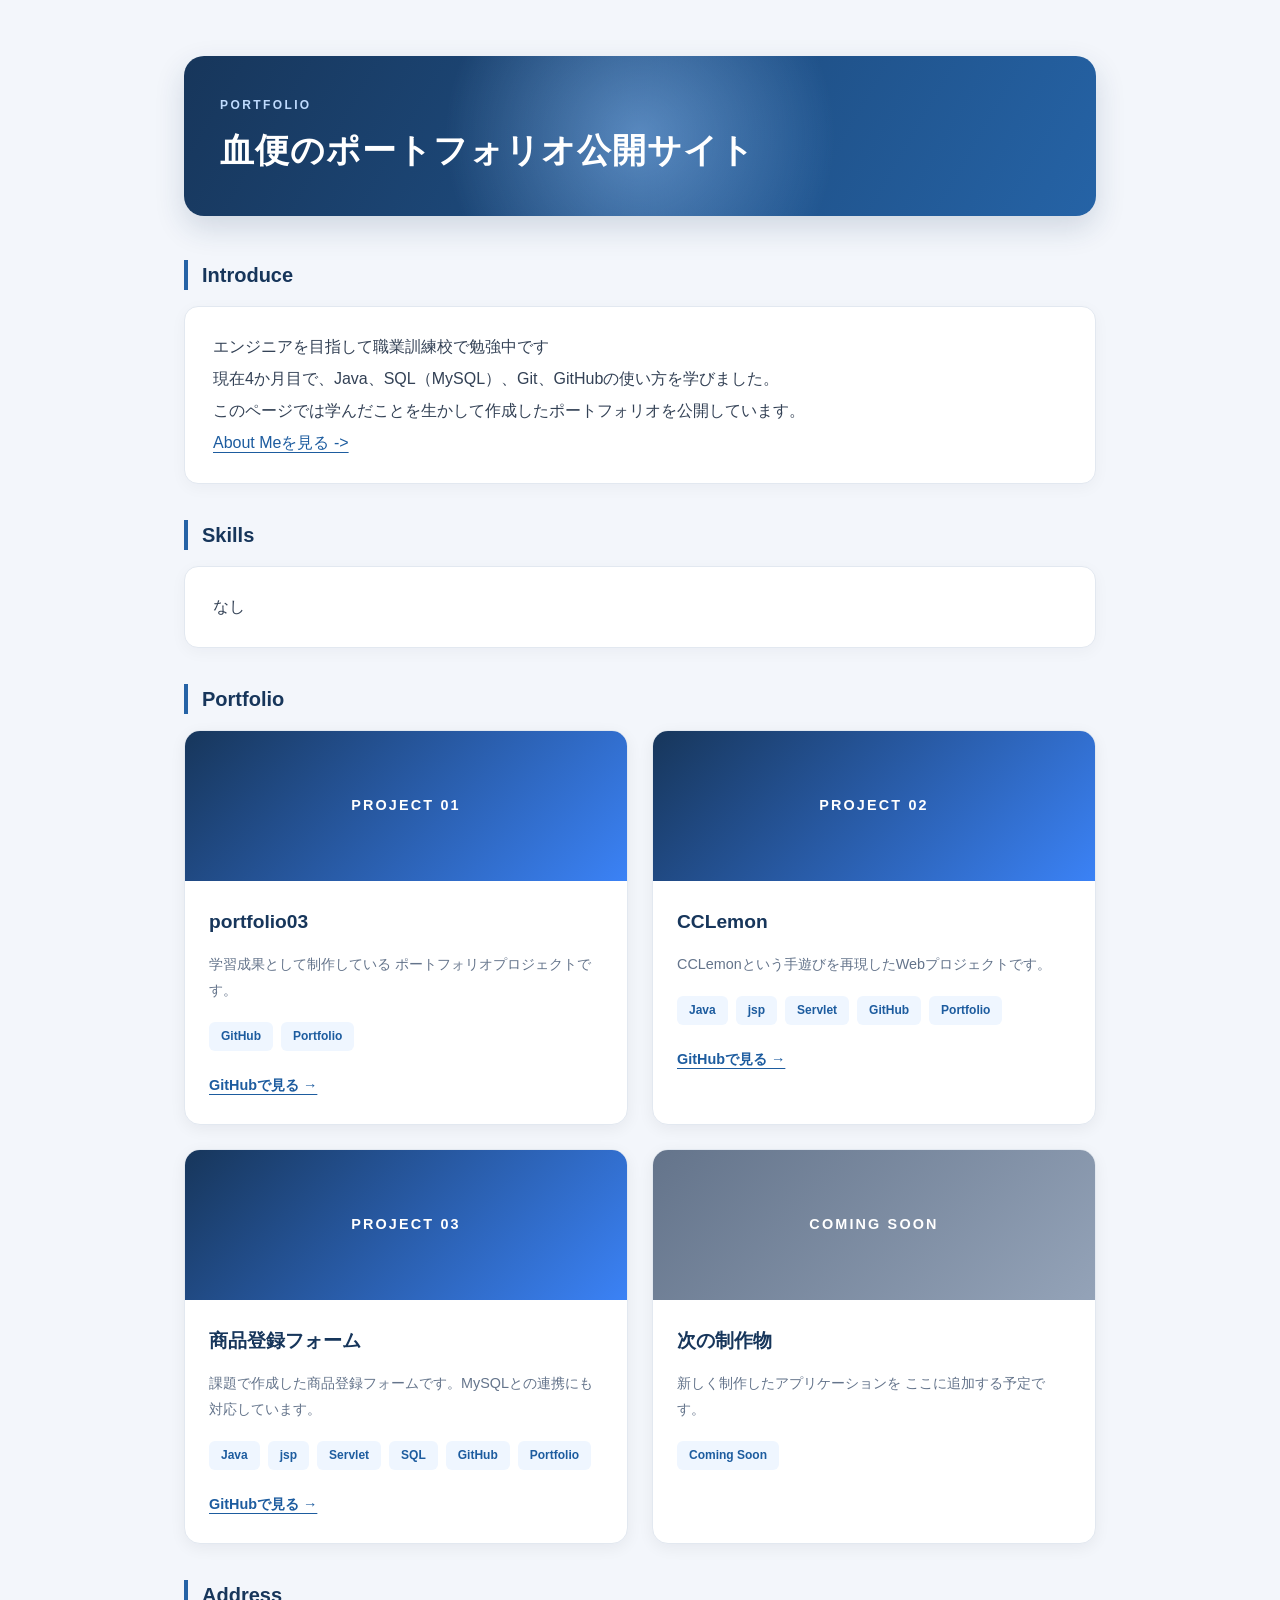
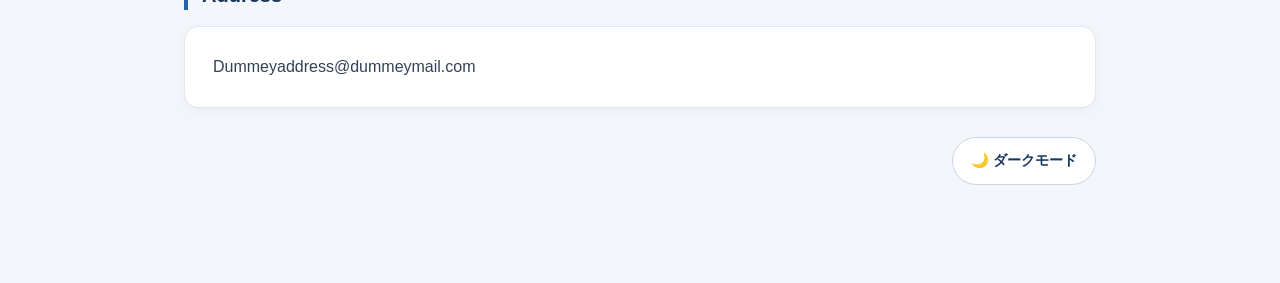
<file: index.html>
<!DOCTYPE html>
<html lang="ja">
<head>
    <meta charset="UTF-8">
    <meta name="viewport" content="width=device-width, initial-scale=1.0">
	<link rel="stylesheet" href="css/style.css" type="text/css">
	<script src="script/main.js" defer></script>
    <title>ポートフォリオ公開サイト</title>
</head>
<body>
    <h1>血便のポートフォリオ公開サイト</h1>
	<h2 class="reveal">Introduce</h2>
	<p>
		エンジニアを目指して職業訓練校で勉強中です<br>
		現在4か月目で、Java、SQL（MySQL）、Git、GitHubの使い方を学びました。<br>
		このページでは学んだことを生かして作成したポートフォリオを公開しています。<br>
		<a href="aboutme.html">About Meを見る -></a>
	</p>
	
	<h2 class="reveal">Skills</h2>
	<p>なし</p>

	<h2 class="reveal">Portfolio</h2>
	<div class="portfolio-grid">
	    <!-- 作品1：portfolio03 -->
	    <article class="portfolio-card reveal">
	        <div class="portfolio-image">
	            <span>PROJECT 01</span>
	        </div>
	        <div class="portfolio-content">
	            <h3>portfolio03</h3>
	            <p class="portfolio-description">
	                学習成果として制作している
	                ポートフォリオプロジェクトです。
	            </p>
	            <div class="portfolio-tags">
	                <span>GitHub</span>
	                <span>Portfolio</span>
	            </div>
	            <a class="portfolio-link"
	               href="https://github.com/Ketsuben/portfolio03"
	               target="_blank"
	               rel="noopener noreferrer">
	                GitHubで見る →
	            </a>
	        </div>
	    </article>
		
		<article class="portfolio-card reveal">
		    <div class="portfolio-image">
		        <span>PROJECT 02</span>
		    </div>
		    <div class="portfolio-content">
		        <h3>CCLemon</h3>
		        <p class="portfolio-description">
				CCLemonという手遊びを再現したWebプロジェクトです。
		        </p>
		        <div class="portfolio-tags">
					<span>Java</span>
					<span>jsp</span>
					<span>Servlet</span>
		            <span>GitHub</span>
		            <span>Portfolio</span>
		        </div>
		        <a class="portfolio-link"
		           href="https://github.com/Ketsuben/CCLemon"
		           target="_blank"
		           rel="noopener noreferrer">
		            GitHubで見る →
		        </a>
		    </div>
		</article>

		<article class="portfolio-card reveal">
		    <div class="portfolio-image">
		        <span>PROJECT 03</span>
		    </div>
		    <div class="portfolio-content">
		        <h3>商品登録フォーム</h3>
		        <p class="portfolio-description">
				課題で作成した商品登録フォームです。MySQLとの連携にも対応しています。
		        </p>
		        <div class="portfolio-tags">
					<span>Java</span>
					<span>jsp</span>
					<span>Servlet</span>
					<span>SQL</span>
		            <span>GitHub</span>
		            <span>Portfolio</span>
		        </div>
		        <a class="portfolio-link"
		           href="https://github.com/Ketsuben/practice2.1"
		           target="_blank"
		           rel="noopener noreferrer">
		            GitHubで見る →
		        </a>
		    </div>
		</article>
	    <!-- 作品2：今後追加予定 -->
	    <article class="portfolio-card reveal">
	        <div class="portfolio-image portfolio-image-next">
	            <span>COMING SOON</span>
	        </div>
	        <div class="portfolio-content">
	            <h3>次の制作物</h3>
	            <p class="portfolio-description">
	                新しく制作したアプリケーションを
	                ここに追加する予定です。
	            </p>
	            <div class="portfolio-tags">
	                <span>Coming Soon</span>
	            </div>
	        </div>
	    </article>
	</div>

	<h2 class="reveal">Address</h2>
	<p>Dummeyaddress@dummeymail.com</p>
	<br>
	<button id="themeToggle" class="theme-toggle" type="button" aria-pressed="false">
		🌙 ダークモード
	</button>
	</body>

</html>
</file>
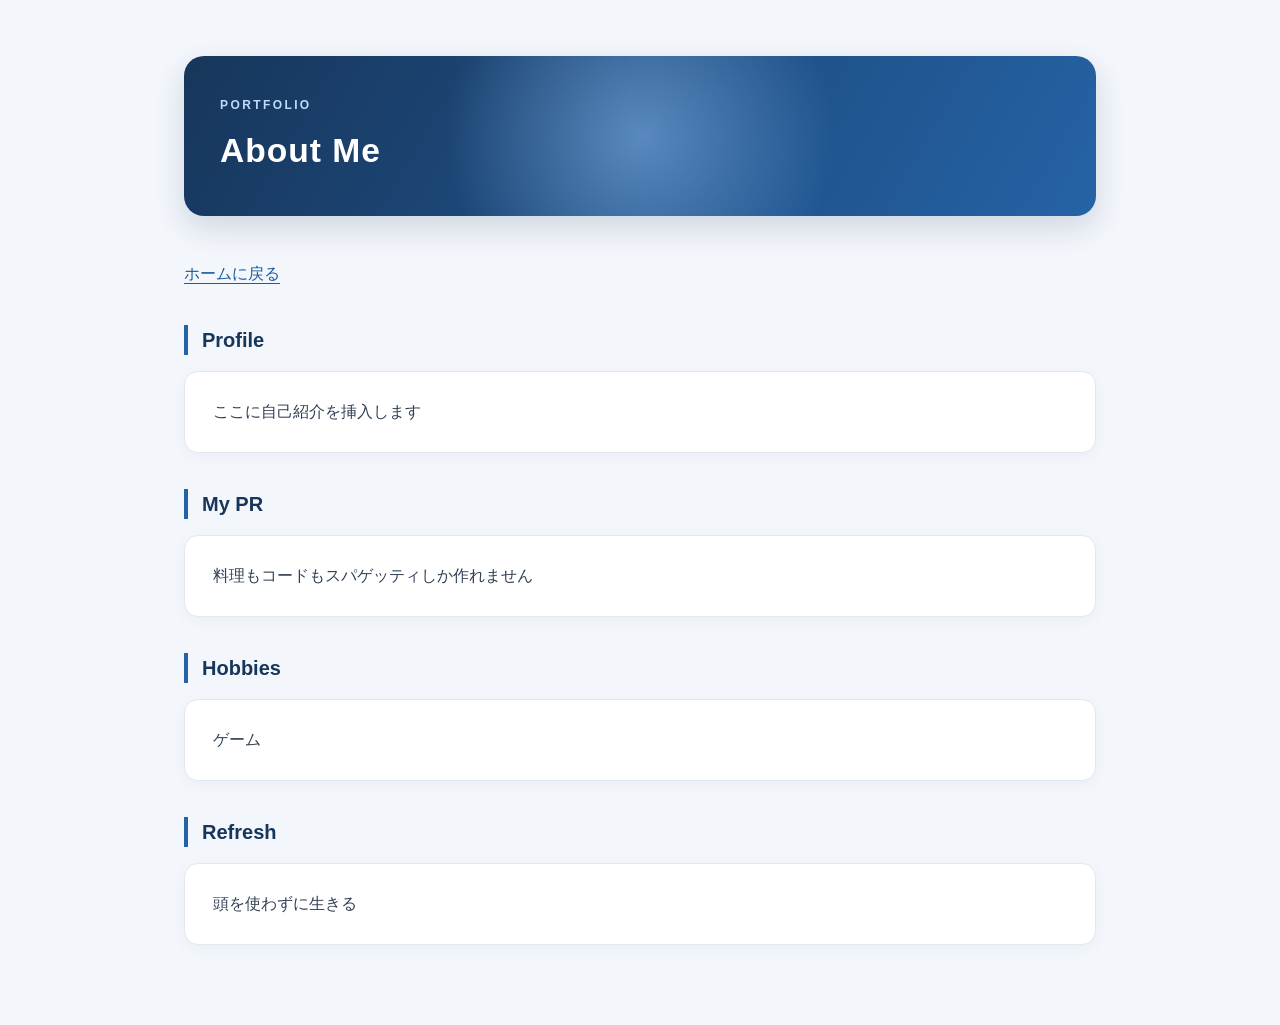
<file: aboutme.html>
<!DOCTYPE html>
<html lang="ja">
<head>
<meta charset="UTF-8">
<title>About Me | ポートフォリオ公開サイト</title>
<meta name="viewport" content="width=device-width, initial-scale=1.0">
<link rel="stylesheet" href="css/style.css" type="text/css">
</head>
<body>
<header>
<h1>About Me</h1>
<nav aria-label="ページナビゲーション">
<a href="index.html">ホームに戻る</a>
</nav>
</header>
<main>
<section>
<h2>Profile</h2>
<p>ここに自己紹介を挿入します</p>
</section>
<section>
<h2>My PR</h2>
<p>料理もコードもスパゲッティしか作れません</p>
</section>
<section>
<h2>Hobbies</h2>
<p>ゲーム</p>
</section>
<section>
<h2>Refresh</h2>
<p>頭を使わずに生きる</p>
</section>
</main>
</body>
</html>
</file>
<file: css/style.css>
/* 余白や枠線を含めて、要素のサイズを計算する */
* {
    box-sizing: border-box;
}

/* ページ全体の背景 */
html {
    min-height: 100%;
    background-color: #f3f6fb;
	/*background: linear-gradient(to right,  red, orange, yellow, green, blue, rgb(0, 0, 160), purple);*/
}

/* コンテンツを中央に配置する */
body {
    max-width: 960px;
    margin: 0 auto;
    padding: 56px 24px 80px;
    font-family: "Segoe UI", "Hiragino Kaku Gothic ProN",
        "Yu Gothic", Meiryo, sans-serif;
    color: #334155;
    line-height: 1.8;
    overflow-wrap: anywhere;
}

/* サイトのタイトル */
h1 {
    margin: 0 0 44px;
    padding: 40px 36px;
    border-radius: 20px;
    background: linear-gradient(120deg, #17365b, #2563a6);
    box-shadow: 0 12px 30px rgba(23, 54, 91, 0.16);
    color: #ffffff;
    font-size: clamp(1.5rem, 3.5vw, 2.1rem);
    line-height: 1.5;
    letter-spacing: 0.03em;
}

/* タイトルの上に添える小さなラベル */
h1::before {
    content: "PORTFOLIO";
    display: block;
    margin-bottom: 12px;
    color: #bfdbfe;
    font-size: 0.75rem;
    font-weight: 600;
    letter-spacing: 0.2em;
}

/* 「自己紹介」「ポートフォリオ」の見出し */
h2 {
    margin: 36px 0 16px;
    padding-left: 14px;
    border-left: 4px solid #2563a6;
    color: #17365b;
    font-size: 1.25rem;
    line-height: 1.5;
}

/* 本文を白いカードとして表示する */
p {
    margin: 0;
    padding: 24px 28px;
    border: 1px solid #e2e8f0;
    border-radius: 14px;
    background-color: #ffffff;
    box-shadow: 0 4px 16px rgba(15, 23, 42, 0.04);
    line-height: 2;
}

/* 作品紹介用のカード */
.portfolio-card {
    padding: 28px;
    border-top: 3px solid #2563a6;
    color: #17365b;
    font-size: 1.15rem;
    font-weight: 700;
}

/* 作品名の上に添える小さなラベル */
.portfolio-card::before {
    content: "PROJECT";
    display: block;
    margin-bottom: 8px;
    color: #64748b;
    font-size: 0.7rem;
    font-weight: 600;
    letter-spacing: 0.15em;
}

/* リンクを追加した場合の見た目 */
a {
    color: #1d5c9f;
    text-decoration-thickness: 1px;
    text-underline-offset: 4px;
}

a:hover {
    color: #123b68;
    text-decoration-thickness: 2px;
}

a:focus-visible {
    outline: 3px solid #2563a6;
    outline-offset: 5px;
}

/* スマートフォンなど、画面が狭い場合 */
@media (max-width: 600px) {
    body {
        padding: 28px 16px 48px;
    }

    h1 {
        margin-bottom: 32px;
        padding: 28px 20px;
        border-radius: 16px;
    }

    h2 {
        margin-top: 28px;
        font-size: 1.1rem;
    }

    p,
    .portfolio-card {
        padding: 20px;
    }
}


/* =========================================================
   JavaScript と組み合わせた演出
   ========================================================= */

/* ダークモードの切り替えボタン */
.theme-toggle {
    display: block;
    margin: 0 0 18px auto;
    padding: 10px 18px;
    border: 1px solid #cbd5e1;
    border-radius: 999px;
    background: #ffffff;
    color: #17365b;
    font: inherit;
    font-size: 0.9rem;
    font-weight: 700;
    cursor: pointer;
    transition: background-color 0.2s, transform 0.2s;
}

.theme-toggle:hover {
    background-color: #e8f1ff;
    transform: translateY(-2px);
}

.theme-toggle:focus-visible {
    outline: 3px solid #2563a6;
    outline-offset: 3px;
}

/* タイトル上をマウスが動くと光の位置が変わる */
h1 {
    background:
        radial-gradient(circle at var(--mouse-x, 50%) var(--mouse-y, 50%),
            rgba(147, 197, 253, 0.5), transparent 42%),
        linear-gradient(120deg, #17365b, #2563a6);
}

/* 画面内に入ると、ふわっと表示する */
.js-enabled .reveal {
    opacity: 0;
    transform: translateY(22px);
    transition: opacity 0.7s ease, transform 0.7s ease;
}

.js-enabled .reveal.is-visible {
    opacity: 1;
    transform: translateY(0);
}

/* 作品カードはマウスを乗せると少し浮く */
.portfolio-card {
    transition: box-shadow 0.25s ease, transform 0.25s ease,
        opacity 0.7s ease;
}

.portfolio-card.is-visible:hover {
    transform: translateY(-5px);
    box-shadow: 0 12px 32px rgba(23, 54, 91, 0.16);
}

/* ダークモード */
html.dark {
    background-color: #0b1220;
}

.dark body {
    color: #cbd5e1;
}

.dark h2 {
    color: #bfdbfe;
    border-left-color: #60a5fa;
}

.dark p {
    background-color: #182337;
    color: #e2e8f0;
    border-color: #334155;
    box-shadow: 0 5px 18px rgba(0, 0, 0, 0.2);
}

.dark .portfolio-card {
    border-top-color: #60a5fa;
}

.dark .portfolio-card::before {
    color: #94a3b8;
}

.dark .theme-toggle {
    color: #e2e8f0;
    background-color: #1e293b;
    border-color: #475569;
}

.dark .theme-toggle:hover {
    background-color: #334155;
}

.dark a {
    color: #93c5fd;
}

/* アニメーションを控えたい設定の人には、動かさず表示する */
@media (prefers-reduced-motion: reduce) {
    .js-enabled .reveal {
        opacity: 1;
        transform: none;
        transition: none;
    }

    .theme-toggle,
    .portfolio-card {
        transition: none;
    }

    .theme-toggle:hover,
    .portfolio-card.is-visible:hover {
        transform: none;
    }
}


/* ==========================================
   ポートフォリオ一覧
   ========================================== */

/* カードを横並びにする */
.portfolio-grid {
    display: grid;
    grid-template-columns: repeat(2, minmax(0, 1fr));
    gap: 24px;
}

/* カード全体 */
.portfolio-grid .portfolio-card {
    padding: 0;
    overflow: hidden;
    background: #ffffff;
    border: 1px solid #e2e8f0;
    border-radius: 16px;
    box-shadow: 0 4px 16px rgba(15, 23, 42, 0.06);
    color: #334155;
    font-size: 1rem;
    font-weight: normal;
    transition:
        transform 0.25s ease,
        box-shadow 0.25s ease,
        opacity 0.7s ease;
}

/* 既存の擬似要素によるPROJECT表示を無効化 */
.portfolio-grid .portfolio-card::before {
    content: none;
}

/* カードのホバー演出 */
.portfolio-grid .portfolio-card:hover {
    transform: translateY(-5px);
    box-shadow: 0 12px 32px rgba(23, 54, 91, 0.15);
}

/* カード上部の画像領域 */
.portfolio-image {
    display: flex;
    align-items: center;
    justify-content: center;
    height: 150px;
    background: linear-gradient(135deg, #17365b, #3b82f6);
    color: white;
    font-size: 0.9rem;
    font-weight: 700;
    letter-spacing: 0.15em;
}

/* 制作予定カード */
.portfolio-image-next {
    background: linear-gradient(135deg, #64748b, #94a3b8);
}

/* カード本文 */
.portfolio-content {
    padding: 24px;
}

.portfolio-content h3 {
    margin: 0 0 12px;
    color: #17365b;
    font-size: 1.2rem;
}

/* 作品の説明文 */
.portfolio-grid .portfolio-description {
    margin: 0 0 18px;
    padding: 0;
    border: none;
    border-radius: 0;
    background: transparent;
    box-shadow: none;
    color: #64748b;
    font-size: 0.9rem;
    font-weight: normal;
    line-height: 1.8;
}

/* 使用技術タグ */
.portfolio-tags {
    display: flex;
    flex-wrap: wrap;
    gap: 8px;
    margin-bottom: 20px;
}

.portfolio-tags span {
    padding: 4px 12px;
    border-radius: 6px;
    background: #eff6ff;
    color: #1d5c9f;
    font-size: 0.75rem;
    font-weight: 600;
}

/* GitHubへのリンク */
.portfolio-link {
    display: inline-block;
    font-size: 0.9rem;
    font-weight: 700;
}

/* ==========================================
   ダークモード対応
   ========================================== */

.dark .portfolio-grid .portfolio-card {
    background: #182337;
    border-color: #334155;
    color: #e2e8f0;
}

.dark .portfolio-content h3 {
    color: #bfdbfe;
}

.dark .portfolio-grid .portfolio-description {
    background: transparent;
    color: #cbd5e1;
    box-shadow: none;
}

.dark .portfolio-tags span {
    background: #1e3a5f;
    color: #bfdbfe;
}

/* ==========================================
   レスポンシブ対応
   ========================================== */

@media (max-width: 600px) {
    .portfolio-grid {
        grid-template-columns: 1fr;
    }

    .portfolio-image {
        height: 130px;
    }

    .portfolio-content {
        padding: 20px;
    }
}

/* アニメーション軽減設定 */
@media (prefers-reduced-motion: reduce) {
    .portfolio-grid .portfolio-card {
        transition: none;
    }

    .portfolio-grid .portfolio-card:hover {
        transform: none;
    }
}
</file>
